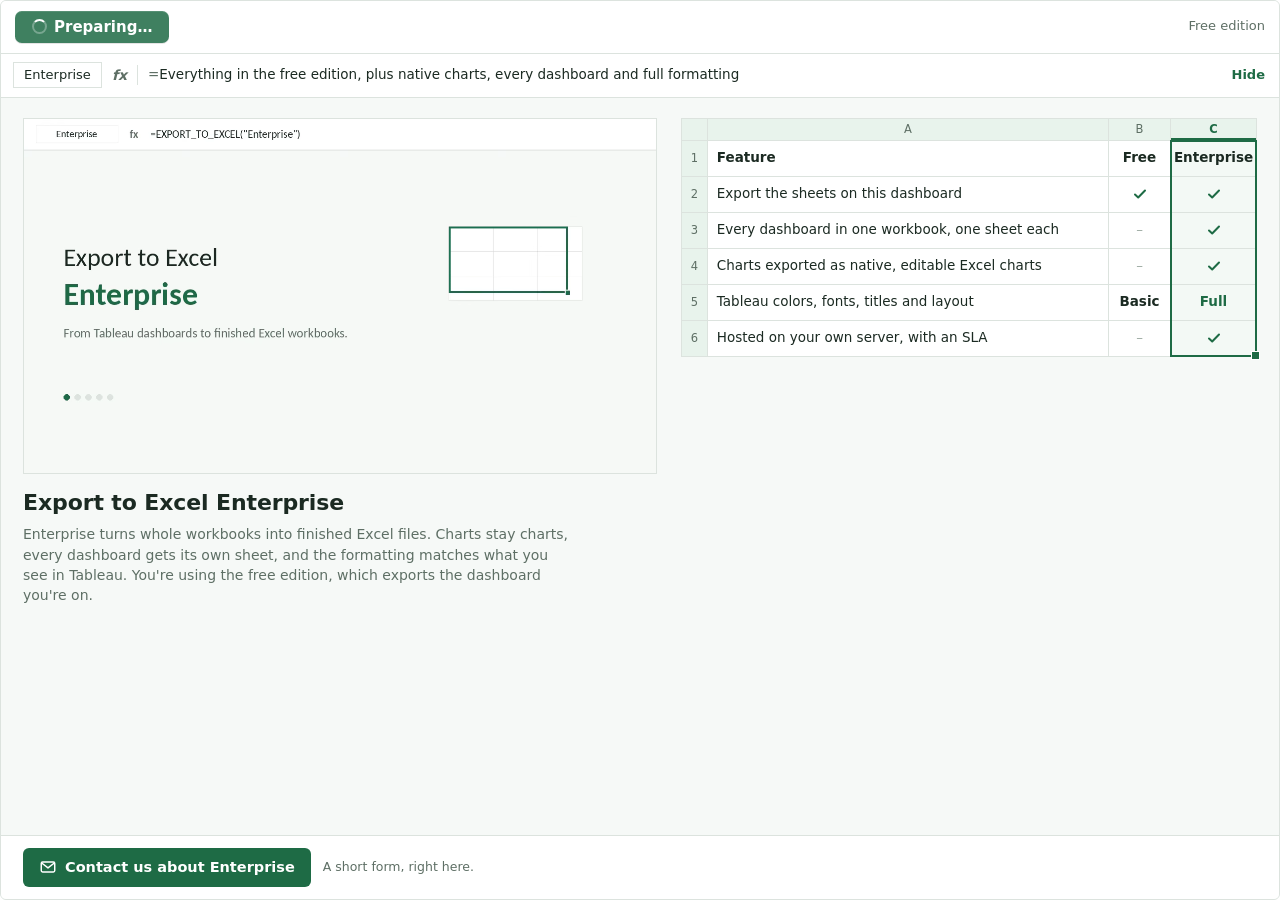
<file: index.html>
<!DOCTYPE html>
<html lang="en">
<head>
  <meta charset="utf-8">
  <meta name="viewport" content="width=device-width, initial-scale=1">
  <title>Export to Excel</title>

  <link rel="stylesheet" href="./css/app.css">

  <!-- Tableau Extensions API -->
  <script src="./js/tableau.extensions.1.latest.js"></script>
  <!-- ExcelJS (used by the export logic) -->
  <script src="./js/exceljs.min.js"></script>

  <!-- Free-version export logic, unchanged. It binds to #export_button. -->
  <script src="./build_table_copy.js"></script>

  <!-- Enterprise teaser (client side only) -->
  <script src="./js/config.js"></script>
  <script src="./js/email-rules.js"></script>
  <script src="./js/api.js"></script>
  <script src="./js/identity.js"></script>
  <script src="./js/showcase-ui.js"></script>
  <script src="./js/teaser.js"></script>
</head>

<body class="zone">
  <div class="zone-root">

    <!-- Small zones: export button + Enterprise button -->
    <div class="zone-compact" id="compact">
      <button id="export_button" type="button"
              title="If you change the file name, keep .xlsx at the end (for example Marketing.xlsx).">
        <span class="btn-ico" aria-hidden="true">
          <svg viewBox="0 0 20 20"><path d="M10 3v9m0 0l-3.5-3.5M10 12l3.5-3.5M4 14.5V16h12v-1.5" fill="none" stroke="currentColor" stroke-width="1.8" stroke-linecap="round" stroke-linejoin="round"/></svg>
        </span>
        <span class="spinner" aria-hidden="true"></span>
        <span class="btn-label">Export All to Excel</span>
      </button>

      <button class="ent-button" id="enterprise_button" type="button"
              title="See what Export to Excel Enterprise adds" aria-label="See Export to Excel Enterprise">
        <span class="btn-ico" aria-hidden="true">
          <svg viewBox="0 0 20 20"><rect x="2.5" y="3.5" width="15" height="13" rx="1.5" fill="none" stroke="currentColor" stroke-width="1.6"/><path d="M2.5 7.5h15M7.5 7.5v9" stroke="currentColor" stroke-width="1.6"/><path d="M13 10v4M11 12h4" stroke="currentColor" stroke-width="1.6" stroke-linecap="round"/></svg>
        </span>
        <span class="ent-label">Enterprise</span>
      </button>
    </div>

    <!-- Large zones: showcase shown in place (filled by teaser.js) -->
    <div id="inline" hidden style="height:100%"></div>

  </div>
</body>
</html>
</file>
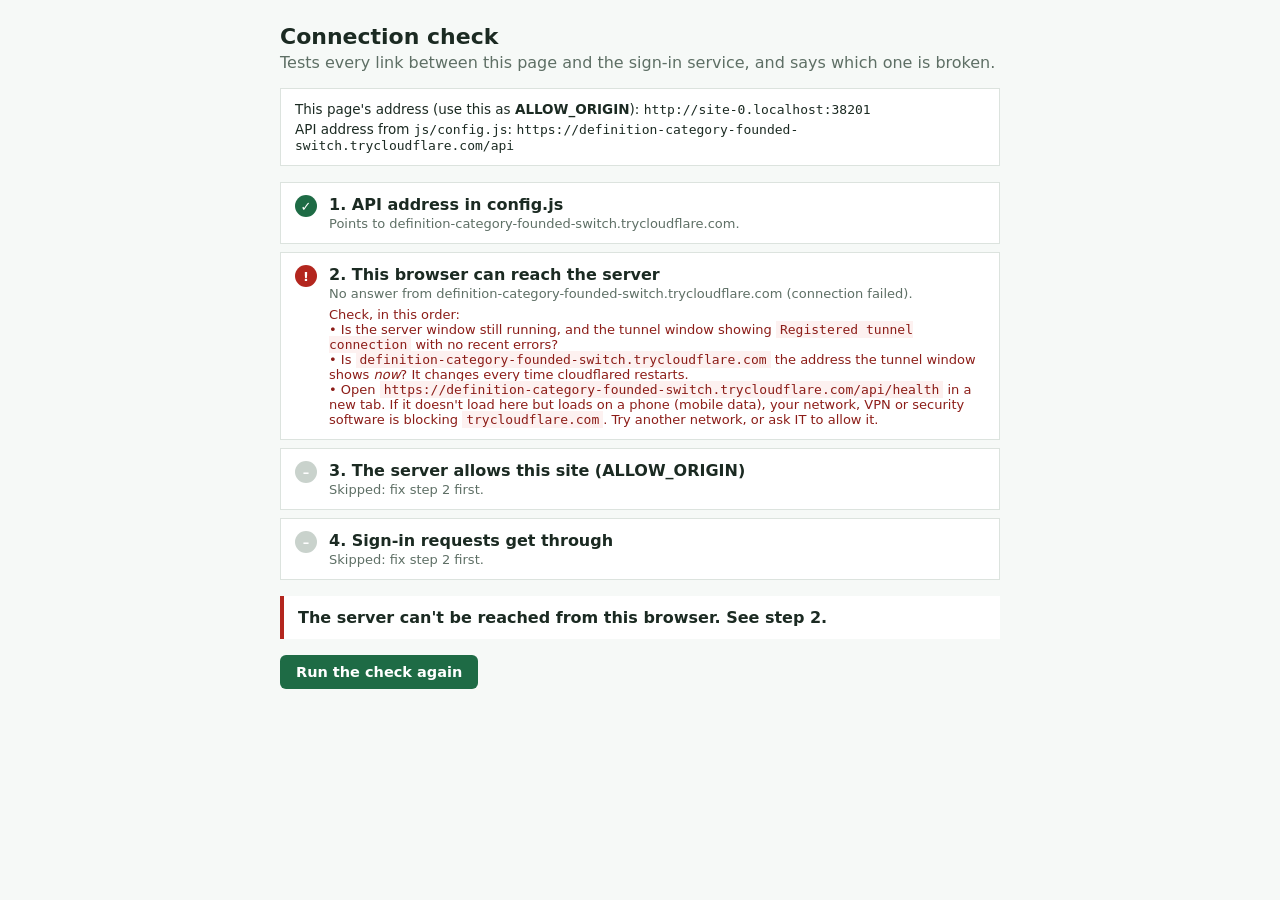
<file: diagnose.html>
<!DOCTYPE html>
<html lang="en">
<head>
  <meta charset="utf-8">
  <meta name="viewport" content="width=device-width, initial-scale=1">
  <title>Export to Excel: connection check</title>
  <link rel="stylesheet" href="./css/app.css">
  <script src="./js/config.js"></script>
  <style>
    body { background: var(--page); }
    .dg { max-width: 760px; margin: 0 auto; padding: 24px 20px 40px; }
    .dg h1 { font-size: 22px; }
    .dg-lead { color: var(--muted); margin-top: 4px; }
    .dg-info { margin-top: 16px; background: var(--paper); border: 1px solid var(--grid); padding: 12px 14px; font-size: 13.5px; }
    .dg-info code { font-family: Consolas, "SFMono-Regular", Menlo, monospace; font-size: 13px; overflow-wrap: anywhere; }
    .dg-info div + div { margin-top: 4px; }
    .dg-list { margin-top: 16px; display: flex; flex-direction: column; gap: 8px; }
    .dg-item { display: grid; grid-template-columns: 24px 1fr; gap: 10px; background: var(--paper); border: 1px solid var(--grid); padding: 12px 14px; }
    .dg-mark { width: 22px; height: 22px; border-radius: 50%; display: grid; place-items: center; font-weight: 700; font-size: 13px; color: #fff; background: #a3b0a8; }
    .dg-item.ok .dg-mark { background: var(--ledger); }
    .dg-item.bad .dg-mark { background: #b3261e; }
    .dg-item.skip .dg-mark { background: #c9d2cc; }
    .dg-title { font-weight: 700; }
    .dg-detail { margin-top: 2px; color: var(--muted); font-size: 13px; }
    .dg-fix { margin-top: 6px; font-size: 13px; color: #8c1d18; }
    .dg-fix code { font-family: Consolas, "SFMono-Regular", Menlo, monospace; background: #fdf1f0; padding: 1px 4px; overflow-wrap: anywhere; }
    .dg-verdict { margin-top: 16px; padding: 12px 14px; border-left: 4px solid var(--ledger); background: var(--paper); font-weight: 600; }
    .dg-verdict.bad { border-left-color: #b3261e; }
    .dg-actions { margin-top: 16px; }
  </style>
</head>
<body>
  <main class="dg">
    <h1>Connection check</h1>
    <p class="dg-lead">Tests every link between this page and the sign-in service, and says which one is broken.</p>

    <div class="dg-info">
      <div>This page's address (use this as <strong>ALLOW_ORIGIN</strong>): <code id="origin"></code></div>
      <div>API address from <code>js/config.js</code>: <code id="api"></code></div>
    </div>

    <div class="dg-list" id="list"></div>
    <div class="dg-verdict" id="verdict" hidden></div>
    <div class="dg-actions"><button type="button" class="sc-primary" id="run">Run the check again</button></div>
  </main>

  <script>
  (function () {
    "use strict";
    var base = (window.ETE_CONFIG && window.ETE_CONFIG.apiBase) || "/api";
    var apiUrl = new URL(base, location.href).href.replace(/\/+$/, "");
    var origin = location.origin;
    document.getElementById("origin").textContent = origin;
    document.getElementById("api").textContent = apiUrl;

    var list = document.getElementById("list");
    var verdict = document.getElementById("verdict");

    function item(title) {
      var el = document.createElement("div");
      el.className = "dg-item";
      el.innerHTML = '<span class="dg-mark">…</span><div><div class="dg-title"></div><div class="dg-detail">Checking…</div></div>';
      el.querySelector(".dg-title").textContent = title;
      list.appendChild(el);
      return {
        set: function (state, detail, fixHtml) {
          el.className = "dg-item " + state;
          el.querySelector(".dg-mark").textContent = state === "ok" ? "✓" : state === "bad" ? "!" : "–";
          el.querySelector(".dg-detail").textContent = detail;
          if (fixHtml) {
            var f = document.createElement("div");
            f.className = "dg-fix";
            f.innerHTML = fixHtml;
            el.querySelector(".dg-detail").after(f);
          }
        }
      };
    }

    function timed(promise, ms) {
      return Promise.race([promise, new Promise(function (_, rej) { setTimeout(function () { rej(new Error("timeout")); }, ms); })]);
    }

    function esc(s) { return String(s).replace(/[&<>"]/g, function (c) { return { "&": "&amp;", "<": "&lt;", ">": "&gt;", '"': "&quot;" }[c]; }); }

    function finish(ok, text) {
      verdict.hidden = false;
      verdict.className = "dg-verdict" + (ok ? "" : " bad");
      verdict.textContent = text;
    }

    async function run() {
      list.innerHTML = "";
      verdict.hidden = true;

      // 1. Configuration
      var c = item("1. API address in config.js");
      var apiHost = new URL(apiUrl).host;
      if (apiUrl.indexOf("http://") === 0 && location.protocol === "https:") {
        c.set("bad", "This page is on https but the API address is http.",
          "Use the https address of your tunnel, e.g. <code>https://….trycloudflare.com/api</code>. Browsers block http (and localhost) calls from https pages.");
        return finish(false, "Fix the API address in js/config.js, push, and run this again.");
      }
      if (/github\.io$/.test(location.hostname) && new URL(apiUrl).origin === origin) {
        c.set("bad", "The API address points to GitHub Pages, which can't run the sign-in service.",
          "Set <code>apiBase</code> in js/config.js to your tunnel address ending in <code>/api</code>, then push.");
        return finish(false, "Fix the API address in js/config.js, push, and run this again.");
      }
      c.set("ok", "Points to " + apiHost + ".");

      // 2. Can this browser reach the server at all? (no-cors: works even without ALLOW_ORIGIN)
      var r = item("2. This browser can reach the server");
      var t0 = performance.now();
      try {
        await timed(fetch(apiUrl + "/health", { mode: "no-cors", cache: "no-store" }), 10000);
        r.set("ok", "Reached " + apiHost + " in " + Math.round(performance.now() - t0) + " ms.");
      } catch (e) {
        r.set("bad", "No answer from " + apiHost + " (" + (e.message === "timeout" ? "timed out after 10 s" : "connection failed") + ").",
          "Check, in this order:<br>" +
          "• Is the server window still running, and the tunnel window showing <code>Registered tunnel connection</code> with no recent errors?<br>" +
          "• Is <code>" + esc(apiHost) + "</code> the address the tunnel window shows <em>now</em>? It changes every time cloudflared restarts.<br>" +
          "• Open <code>" + esc(apiUrl) + "/health</code> in a new tab. If it doesn't load here but loads on a phone (mobile data), " +
          "your network, VPN or security software is blocking <code>trycloudflare.com</code>. Try another network, or ask IT to allow it.");
        item("3. The server allows this site (ALLOW_ORIGIN)").set("skip", "Skipped: fix step 2 first.");
        item("4. Sign-in requests get through").set("skip", "Skipped: fix step 2 first.");
        return finish(false, "The server can't be reached from this browser. See step 2.");
      }

      // 3. CORS for this site
      var o = item("3. The server allows this site (ALLOW_ORIGIN)");
      try {
        var res = await timed(fetch(apiUrl + "/health", { cache: "no-store" }), 10000);
        var data = await res.json();
        if (!data.ok) throw new Error("unexpected answer");
        o.set("ok", "Allowed.");
      } catch (e) {
        o.set("bad", "The server answered, but doesn't allow pages from " + origin + ".",
          "Stop the server (Ctrl + C) and start it again <strong>in the same window</strong> with:<br>" +
          "Command Prompt: <code>set \"ALLOW_ORIGIN=" + esc(origin) + "\"</code> then <code>node dev/server.mjs</code><br>" +
          "PowerShell: <code>$env:ALLOW_ORIGIN=\"" + esc(origin) + "\"</code> then <code>node dev/server.mjs</code><br>" +
          "The server's first lines must show <code>API open to: " + esc(origin) + "</code>.");
        item("4. Sign-in requests get through").set("skip", "Skipped: fix step 3 first.");
        return finish(false, "ALLOW_ORIGIN is missing or wrong on the computer running the server. See step 3.");
      }

      // 4. A real sign-in style request (JSON POST). Uses an invalid address on purpose: no email is sent.
      var p = item("4. Sign-in requests get through");
      try {
        var res2 = await timed(fetch(apiUrl + "/auth/start", {
          method: "POST", headers: { "Content-Type": "application/json" },
          body: JSON.stringify({ email: "connection-check@invalid" }), cache: "no-store"
        }), 10000);
        var d2 = await res2.json().catch(function () { return {}; });
        if (res2.status === 400 && d2.error === "invalid_email") {
          p.set("ok", "The sign-in service answered as expected (test request, no email sent).");
        } else {
          p.set("bad", "Unexpected answer: HTTP " + res2.status + " " + JSON.stringify(d2),
            "Make sure the tunnel points to the dev server: <code>cloudflared tunnel --url http://localhost:8765</code>.");
          return finish(false, "The server answered oddly. See step 4.");
        }
      } catch (e) {
        p.set("bad", "Simple requests work, but sign-in requests are blocked.",
          "Restart the server with the latest <code>dev/server.mjs</code> (it must answer the browser's pre-check, OPTIONS) and the correct ALLOW_ORIGIN.");
        return finish(false, "Sign-in requests are blocked. See step 4.");
      }

      finish(true, "Everything works from this browser. If sign-in still fails inside Tableau, reload the extension (or the dashboard) so it picks up the latest files.");
    }

    document.getElementById("run").addEventListener("click", run);
    run();
  })();
  </script>
</body>
</html>
</file>
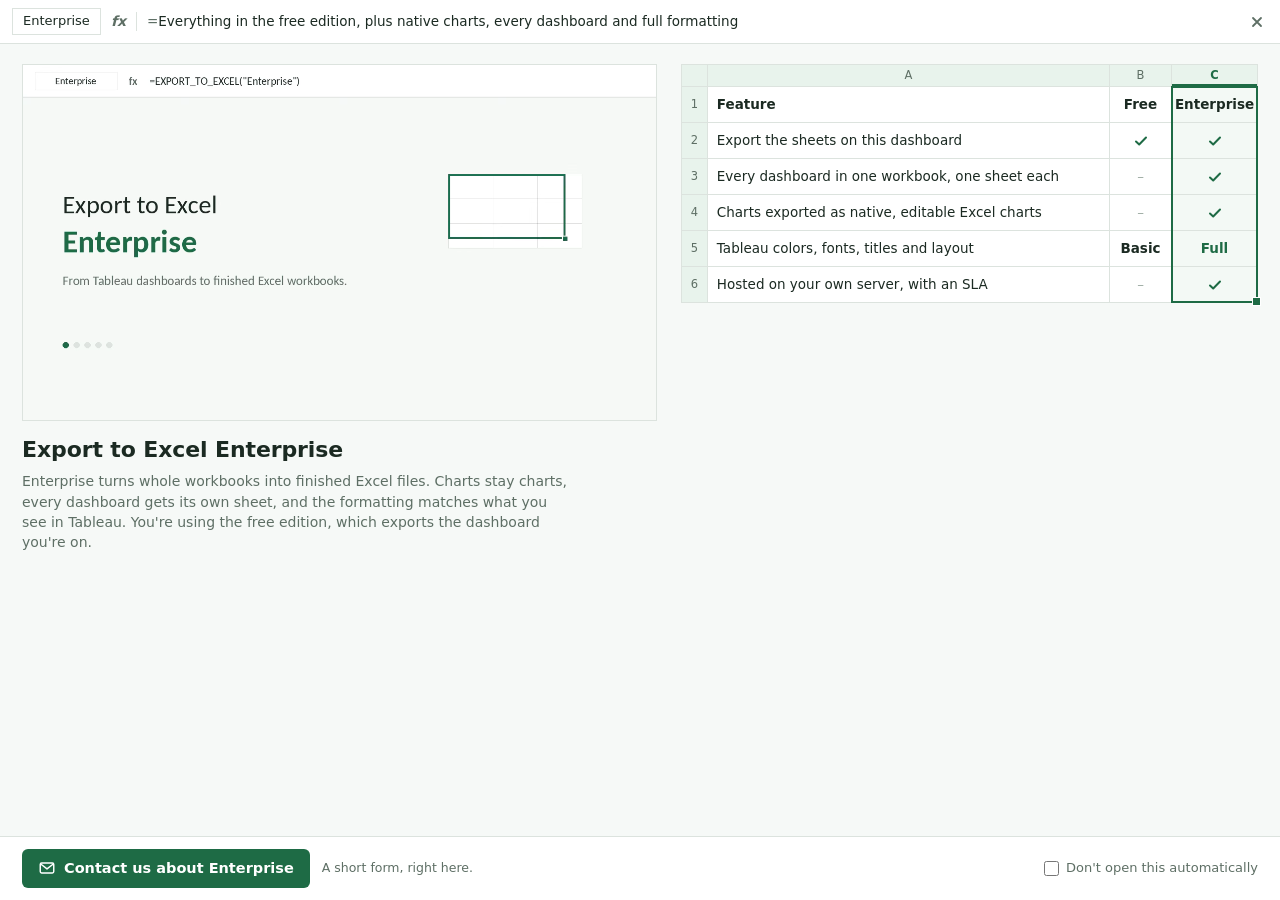
<file: showcase.html>
<!DOCTYPE html>
<html lang="en">
<head>
  <meta charset="utf-8">
  <meta name="viewport" content="width=device-width, initial-scale=1">
  <title>Export to Excel Enterprise</title>
  <link rel="stylesheet" href="./css/app.css">
  <script src="./js/tableau.extensions.1.latest.js"></script>
  <script src="./js/config.js"></script>
  <script src="./js/email-rules.js"></script>
  <script src="./js/api.js"></script>
  <script src="./js/identity.js"></script>
  <script src="./js/showcase-ui.js"></script>
  <script src="./js/showcase.js"></script>
</head>
<body>
  <main id="showcase" style="height:100%"></main>
</body>
</html>
</file>
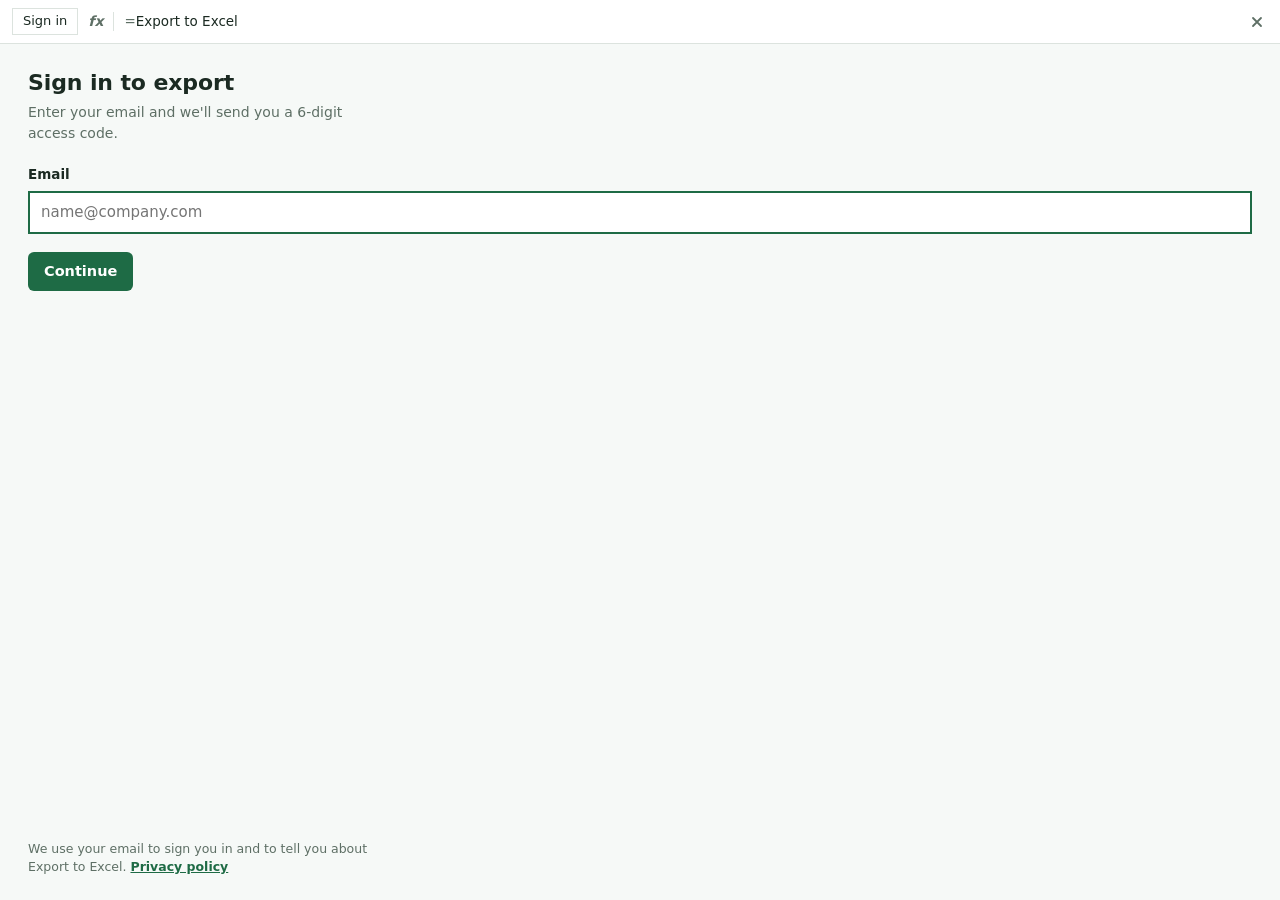
<file: signin.html>
<!DOCTYPE html>
<html lang="en">
<head>
  <meta charset="utf-8">
  <meta name="viewport" content="width=device-width, initial-scale=1">
  <title>Sign in to Export to Excel</title>
  <link rel="stylesheet" href="./css/app.css">
  <script src="./js/tableau.extensions.1.latest.js"></script>
  <script src="./js/config.js"></script>
  <script src="./js/email-rules.js"></script>
  <script src="./js/api.js"></script>
  <script src="./js/identity.js"></script>
  <script src="./js/signin.js"></script>
</head>
<body>
  <main class="sc si">
    <div class="sc-bar">
      <span class="sc-namebox">Sign in</span>
      <span class="sc-fx" aria-hidden="true">fx</span>
      <span class="sc-formula">Export to Excel</span>
      <button type="button" class="sc-icon-btn" id="close" aria-label="Close">
        <svg viewBox="0 0 16 16" aria-hidden="true"><path d="M4 4l8 8M12 4l-8 8" stroke="currentColor" stroke-width="1.8" stroke-linecap="round"/></svg>
      </button>
    </div>

    <!-- Step 1: email -->
    <form class="si-body" id="step-email" novalidate>
      <h1 class="sc-title si-title">Sign in to export</h1>
      <p class="si-lead" id="email-lead">Enter your email and we'll send you a 6-digit access code.</p>

      <label class="si-label" for="email" id="email-label">Email</label>
      <input class="si-input" id="email" name="email" type="email" autocomplete="email" inputmode="email"
             placeholder="name@company.com" required aria-required="true" spellcheck="false" autocapitalize="off"
             aria-describedby="email-hint email-err">
      <p class="si-error" id="email-err" role="alert" hidden></p>
      <p class="cf-hint" id="email-hint" hidden></p>

      <button type="submit" class="sc-primary si-submit" id="send">Continue</button>

      <p class="si-note">
        We use your email to sign you in and to tell you about Export to Excel.
        <button type="button" class="si-inline-link" data-privacy>Privacy policy</button>
      </p>
    </form>

    <!-- Step 2: code -->
    <form class="si-body" id="step-code" novalidate hidden>
      <h1 class="sc-title si-title">Check your email</h1>
      <p class="si-lead">We sent a 6-digit code to <strong id="sent-to"></strong>. It expires in 10 minutes.</p>

      <label class="si-label" for="code">Access code</label>
      <input class="si-input si-code" id="code" name="code" type="text" inputmode="numeric"
             autocomplete="one-time-code" maxlength="7" pattern="[0-9]*" required aria-required="true" aria-describedby="code-err">
      <p class="si-error" id="code-err" role="alert" hidden></p>

      <button type="submit" class="sc-primary si-submit" id="verify">Verify and export</button>

      <p class="si-links">
        <span>Didn't get it? Check spam, or</span>
        <button type="button" class="si-inline-link" id="resend">send a new code</button>
        <span id="resend-wait" hidden></span>
        <span aria-hidden="true">·</span>
        <button type="button" class="si-inline-link" id="change">use a different email</button>
      </p>
    </form>

    <!-- Done (only seen when previewing outside Tableau) -->
    <div class="si-body" id="step-done" hidden>
      <h1 class="sc-title si-title">You're signed in</h1>
      <p class="si-lead" id="done-msg"></p>
    </div>
  </main>
</body>
</html>
</file>
<file: css/app.css>
/* Export to Excel Enterprise teaser: shared styles.
   Visual idea: the showcase is drawn as an Excel sheet (formula bar, column
   letters, row numbers) with the Enterprise column selected. */

:root {
  --ink: #1b2a22;
  --muted: #5e6f65;
  --ledger: #1e6b45;      /* primary green, selection border */
  --ledger-dark: #17573a;
  --leaf: #e8f3ec;        /* header cells, selected column tint */
  --grid: #dce3de;        /* gridlines */
  --paper: #ffffff;
  --page: #f6f9f7;
  --focus: #1e6b45;
  --font: Aptos, Calibri, "Segoe UI Variable Text", "Segoe UI", Carlito, system-ui, -apple-system, sans-serif;
}

* { box-sizing: border-box; margin: 0; padding: 0; }
html, body { width: 100%; height: 100%; }
body {
  font-family: var(--font);
  color: var(--ink);
  -webkit-font-smoothing: antialiased;
  -moz-osx-font-smoothing: grayscale;
}
button { font: inherit; color: inherit; }
:focus-visible { outline: 2px solid var(--focus); outline-offset: 2px; }
[hidden] { display: none !important; }

/* ── Extension zone ────────────────────────────────────────────────────── */
body.zone { background: transparent; overflow: hidden; }

.zone-root { width: 100%; height: 100%; }

.zone-compact {
  display: flex;
  align-items: center;
  gap: 0.4em;
  width: 100%;
  height: 100%;
  overflow: hidden;
  font-size: 15px; /* set by teaser.js to fit the zone */
}

#export_button {
  display: inline-flex;
  align-items: center;
  gap: 0.5em;
  padding: 0.45em 1.1em;
  border: 0;
  border-radius: 0.45em;
  background: var(--ledger);
  color: #fff;
  font-weight: 600;
  font-size: 1em;
  line-height: 1.2;
  white-space: nowrap;
  cursor: pointer;
  box-shadow: 0 1px 0 rgba(0, 0, 0, 0.12), inset 0 1px 0 rgba(255, 255, 255, 0.12);
  transition: background-color 0.15s ease, transform 0.1s ease;
  flex: none; /* never squash: teaser.js scales the font instead */
}
#export_button:hover:not(:disabled) { background: var(--ledger-dark); }
#export_button:active:not(:disabled) { transform: translateY(1px); }
#export_button:disabled { cursor: progress; opacity: 0.85; }

.btn-ico { width: 1.15em; height: 1.15em; flex: none; }
.btn-ico svg { width: 100%; height: 100%; display: block; }

.spinner {
  display: none;
  width: 1em; height: 1em; flex: none;
  border: 0.14em solid rgba(255, 255, 255, 0.3);
  border-top-color: #fff;
  border-radius: 50%;
  animation: spin 0.7s linear infinite;
}
#export_button.is-busy .spinner { display: inline-block; }
#export_button.is-busy .btn-ico { display: none; }
@keyframes spin { to { transform: rotate(360deg); } }

/* Small secondary button that opens the showcase */
.ent-button {
  display: inline-flex;
  align-items: center;
  gap: 0.4em;
  padding: 0.45em 0.8em;
  border: 1px solid var(--grid);
  border-radius: 0.45em;
  background: var(--paper);
  color: var(--ledger);
  font-size: 0.9em;
  font-weight: 600;
  line-height: 1.2;
  white-space: nowrap;
  cursor: pointer;
  transition: border-color 0.15s ease, background-color 0.15s ease;
  flex: none;
}
.ent-button:hover { border-color: var(--ledger); background: var(--leaf); }
.ent-button .btn-ico { width: 1.1em; height: 1.1em; }

/* Shrink stages, set by teaser.js as the zone gets smaller:
   full labels → Enterprise icon only → export icon only → export icon alone */
.zone-compact.hide-ent-label .ent-label { display: none; }
.zone-compact.hide-ent-label .ent-button { padding: 0.45em 0.55em; }
.zone-compact.hide-exp-label #export_button .btn-label { display: none; }
.zone-compact.hide-exp-label #export_button { padding: 0.45em 0.55em; }
.zone-compact.hide-ent .ent-button { display: none; }

/* Inline mode: toolbar row above the showcase */
.zone-toolbar {
  display: flex;
  align-items: center;
  justify-content: space-between;
  gap: 12px;
  padding: 10px 14px;
  background: var(--paper);
  border-bottom: 1px solid var(--grid);
  font-size: 15px;
}
.zone-toolbar .edition { color: var(--muted); font-size: 13px; }

/* ── Showcase (shared by popup and inline) ─────────────────────────────── */
.sc {
  display: flex;
  flex-direction: column;
  height: 100%;
  background: var(--page);
  font-size: 14px;
  line-height: 1.45;
}
.sc-inline { border: 1px solid var(--grid); border-radius: 6px; overflow: hidden; }

/* Formula bar */
.sc-bar {
  display: flex;
  align-items: center;
  gap: 10px;
  min-height: 44px;
  padding: 6px 8px 6px 12px;
  background: var(--paper);
  border-bottom: 1px solid var(--grid);
  flex: none;
}
.sc-namebox {
  flex: none;
  padding: 3px 10px;
  border: 1px solid var(--grid);
  font-size: 13px;
  color: var(--ink);
  background: var(--paper);
}
.sc-fx { flex: none; font-style: italic; font-weight: 700; color: var(--muted); font-size: 14px; }
.sc-formula {
  flex: 1 1 auto;
  min-width: 0;
  padding-left: 10px;
  border-left: 1px solid var(--grid);
  font-size: 13.5px;
  white-space: nowrap;
  overflow: hidden;
  text-overflow: ellipsis;
}
.sc-formula::before { content: "="; color: var(--muted); }

.sc-icon-btn {
  flex: none;
  width: 30px; height: 30px;
  display: grid; place-items: center;
  border: 0; border-radius: 4px;
  background: transparent; color: var(--muted);
  cursor: pointer;
}
.sc-icon-btn:hover { background: var(--leaf); color: var(--ink); }
.sc-icon-btn svg { width: 16px; height: 16px; }

.sc-link-btn {
  flex: none;
  border: 0; background: transparent;
  color: var(--ledger);
  font-size: 13px; font-weight: 600;
  padding: 4px 6px; border-radius: 4px;
  cursor: pointer;
}
.sc-link-btn:hover { background: var(--leaf); }

/* Body: video + text left, sheet right */
.sc-body {
  flex: 1 1 auto;
  min-height: 0;
  overflow: auto;
  display: grid;
  grid-template-columns: minmax(0, 1.1fr) minmax(0, 1fr);
  gap: 24px;
  padding: 20px 22px;
  align-items: start;
}

.sc-video {
  position: relative;
  aspect-ratio: 16 / 9;
  background: var(--paper);
  border: 1px solid var(--grid);
  overflow: hidden;
}
.sc-video video { display: block; width: 100%; height: 100%; object-fit: cover; cursor: pointer; }
.sc-play {
  position: absolute; inset: 0; margin: auto;
  width: 58px; height: 58px;
  display: grid; place-items: center;
  border: 0; border-radius: 50%;
  background: var(--ledger); color: #fff;
  box-shadow: 0 4px 14px rgba(30, 107, 69, 0.35);
  cursor: pointer;
}
.sc-play svg { width: 26px; height: 26px; margin-left: 3px; }

.sc-title {
  margin-top: 16px;
  font-size: 22px;
  line-height: 1.2;
  font-weight: 700;
  letter-spacing: -0.005em;
}
.sc-intro { margin-top: 8px; color: var(--muted); max-width: 62ch; }

/* The sheet */
.sc-grid {
  position: relative;
  display: grid;
  grid-template-columns: 26px minmax(0, 1fr) 62px 86px;
  background: var(--paper);
  border-top: 1px solid var(--grid);
  border-left: 1px solid var(--grid);
  font-size: 13.5px;
}
.sc-grid > div:not(.sc-sel) {
  border-right: 1px solid var(--grid);
  border-bottom: 1px solid var(--grid);
}
.sc-hd { height: 22px; }
.sc-hd, .sc-rn {
  background: var(--leaf);
  color: var(--muted);
  font-size: 11.5px;
  display: grid; place-items: center;
  min-height: 22px;
}
.sc-hd-sel { color: var(--ledger); font-weight: 700; box-shadow: inset 0 -2px 0 var(--ledger); }
.sc-c { padding: 7px 9px; display: flex; align-items: center; min-height: 36px; }
.sc-th { font-weight: 700; }
.sc-mid { justify-content: center; text-align: center; }
.sc-ent { background: #f3f9f5; }
.sc-yes { color: var(--ledger); display: inline-grid; }
.sc-yes svg { width: 16px; height: 16px; }
.sc-no { color: #a3b0a8; }
.sc-text { font-weight: 600; }
.sc-ent .sc-text { color: var(--ledger); }

/* Selection outline over the Enterprise column, with Excel's fill handle.
   Absolutely positioned so it never takes part in grid placement. */
.sc-sel {
  position: absolute;
  top: 21px;            /* below the A/B/C header row (22px incl. border) */
  right: 0;
  bottom: 0;
  width: 87px;          /* Enterprise column (86px) + shared gridline */
  border: 2px solid var(--ledger);
  pointer-events: none;
  z-index: 1;
}
.sc-sel::after {
  content: "";
  position: absolute;
  right: -5px; bottom: -5px;
  width: 7px; height: 7px;
  background: var(--ledger);
  border: 1px solid var(--paper);
}

/* Actions */
.sc-actions {
  flex: none;
  display: flex;
  flex-wrap: wrap;
  align-items: center;
  justify-content: space-between;
  gap: 10px 18px;
  padding: 12px 22px;
  background: var(--paper);
  border-top: 1px solid var(--grid);
}
.sc-cta { display: flex; align-items: center; gap: 12px; flex-wrap: wrap; }
.sc-primary {
  display: inline-flex; align-items: center; gap: 8px;
  padding: 9px 16px;
  border: 0; border-radius: 6px;
  background: var(--ledger); color: #fff;
  font-weight: 600; font-size: 14.5px;
  cursor: pointer;
  transition: background-color 0.15s ease;
}
.sc-primary:hover { background: var(--ledger-dark); }
.sc-primary svg { width: 18px; height: 18px; }
.sc-note { color: var(--muted); font-size: 12.5px; }
.sc-optout { display: inline-flex; align-items: center; gap: 7px; color: var(--muted); font-size: 13px; cursor: pointer; }
.sc-optout input { accent-color: var(--ledger); width: 15px; height: 15px; }

/* ── Contact form (replaces the comparison in the right-hand panel) ───── */
.sc-panel { min-width: 0; }
.cf, .cf-done { background: var(--paper); border: 1px solid var(--grid); padding: 16px 16px 14px; }
.cf-head { display: flex; align-items: center; justify-content: space-between; gap: 12px; }
.cf-title { font-size: 17px; line-height: 1.25; font-weight: 700; }
.cf-back { display: inline-flex; align-items: center; gap: 4px; }
.cf-back svg { width: 14px; height: 14px; }
.cf-lead { margin-top: 4px; color: var(--muted); font-size: 13px; }
.cf-grid { margin-top: 12px; display: grid; grid-template-columns: 1fr 1fr; gap: 10px 12px; }
.cf-field { display: flex; flex-direction: column; min-width: 0; }
.cf-wide { grid-column: 1 / -1; }
.cf-label { font-size: 12.5px; font-weight: 600; margin-bottom: 4px; }
.cf-opt { font-weight: 400; color: var(--muted); }
.cf-input {
  width: 100%;
  min-width: 0;
  padding: 7px 9px;
  border: 1px solid var(--grid);
  border-radius: 0;
  background: var(--paper);
  font: inherit;
  font-size: 14px;
  color: var(--ink);
}
.cf-input:focus { outline: none; border-color: var(--ledger); box-shadow: inset 0 0 0 1px var(--ledger); }
.cf-field.is-invalid .cf-input { border-color: #b3261e; box-shadow: inset 0 0 0 1px #b3261e; }
.cf-text { resize: vertical; min-height: 64px; line-height: 1.4; }
select.cf-input { height: 35px; }
.cf-trap { position: absolute; left: -10000px; width: 1px; height: 1px; overflow: hidden; }
.cf-err { margin-top: 4px; color: #b3261e; font-size: 12.5px; line-height: 1.35; }
.cf-hint { margin-top: 4px; color: var(--muted); font-size: 12.5px; line-height: 1.35; overflow-wrap: anywhere; }
.cf-suggest { overflow-wrap: anywhere; text-align: left; }
.cf-count { margin-top: 3px; align-self: flex-end; color: var(--muted); font-size: 11.5px; font-variant-numeric: tabular-nums; }
.cf-count.is-near { color: #8a5a00; }
.cf-form-error {
  margin-top: 12px; padding: 8px 10px;
  border-left: 3px solid #b3261e; background: #fdf1f0;
  color: #8c1d18; font-size: 13px;
}
.cf-submit-row { margin-top: 12px; display: flex; flex-wrap: wrap; align-items: center; gap: 8px 12px; }
.cf-submit:disabled { opacity: 0.75; cursor: progress; }
.cf-note { color: var(--muted); font-size: 12px; flex: 1 1 180px; }
.cf-done { display: flex; flex-direction: column; align-items: flex-start; gap: 6px; padding: 24px 18px; }
.cf-done:focus { outline: none; }
.cf-done-icon { color: var(--ledger); width: 32px; height: 32px; }
.cf-done-icon svg { width: 100%; height: 100%; display: block; }
.cf-done .cf-lead { margin-bottom: 6px; }

/* Signed-in line in the showcase */
.sc-user { display: inline-flex; align-items: center; gap: 6px; color: var(--muted); font-size: 13px; }
.sc-user strong { color: var(--ink); font-weight: 600; }
.sc-side { display: flex; align-items: center; gap: 16px; flex-wrap: wrap; }

/* ── Sign-in popup ─────────────────────────────────────────────────────── */
.si { background: var(--paper); }
.si-body {
  flex: 1 1 auto;
  overflow: auto;
  display: flex;
  flex-direction: column;
  padding: 26px 28px 24px;
  background: var(--page);
}
.si-title { margin-top: 0; }
.si-lead { margin-top: 6px; color: var(--muted); max-width: 40ch; }
.si-label { margin-top: 22px; font-weight: 600; font-size: 13.5px; }
.si-input {
  margin-top: 6px;
  padding: 10px 12px;
  border: 1px solid var(--grid);
  border-radius: 0;
  background: var(--paper);
  font: inherit;
  font-size: 15px;
  color: var(--ink);
  box-shadow: inset 0 0 0 1px transparent;
}
.si-input:focus { outline: none; border-color: var(--ledger); box-shadow: inset 0 0 0 1px var(--ledger); }
.si-input[aria-invalid="true"] { border-color: #b3261e; box-shadow: inset 0 0 0 1px #b3261e; }
.si-error { margin-top: 6px; color: #b3261e; font-size: 13px; }
.si-lead strong { color: var(--ink); font-weight: 600; word-break: break-all; }
.si-code {
  max-width: 220px;
  font-size: 24px;
  font-weight: 700;
  letter-spacing: 0.4em;
  padding: 8px 12px;
  font-variant-numeric: tabular-nums;
}
.si-links {
  margin-top: auto;
  padding-top: 22px;
  display: flex; flex-wrap: wrap; align-items: baseline; gap: 4px 6px;
  color: var(--muted); font-size: 12.5px;
}
.si-submit { margin-top: 18px; align-self: flex-start; }
.si-submit:disabled { opacity: 0.75; cursor: progress; }
.si-note { margin-top: auto; padding-top: 22px; color: var(--muted); font-size: 12.5px; max-width: 46ch; }
.si-inline-link {
  border: 0; background: none; padding: 0;
  color: var(--ledger); font-weight: 600; font-size: inherit;
  text-decoration: underline; cursor: pointer;
}

/* Narrow layouts: stack video, text and sheet */
@media (max-width: 720px) {
  .cf-grid { grid-template-columns: 1fr; }
  .sc-body { grid-template-columns: 1fr; gap: 18px; padding: 16px; }
  .sc-actions { padding: 12px 16px; }
  .sc-namebox { display: none; }
}

@media (prefers-reduced-motion: reduce) {
  * { transition: none !important; animation-duration: 0.01ms !important; }
}
</file>
